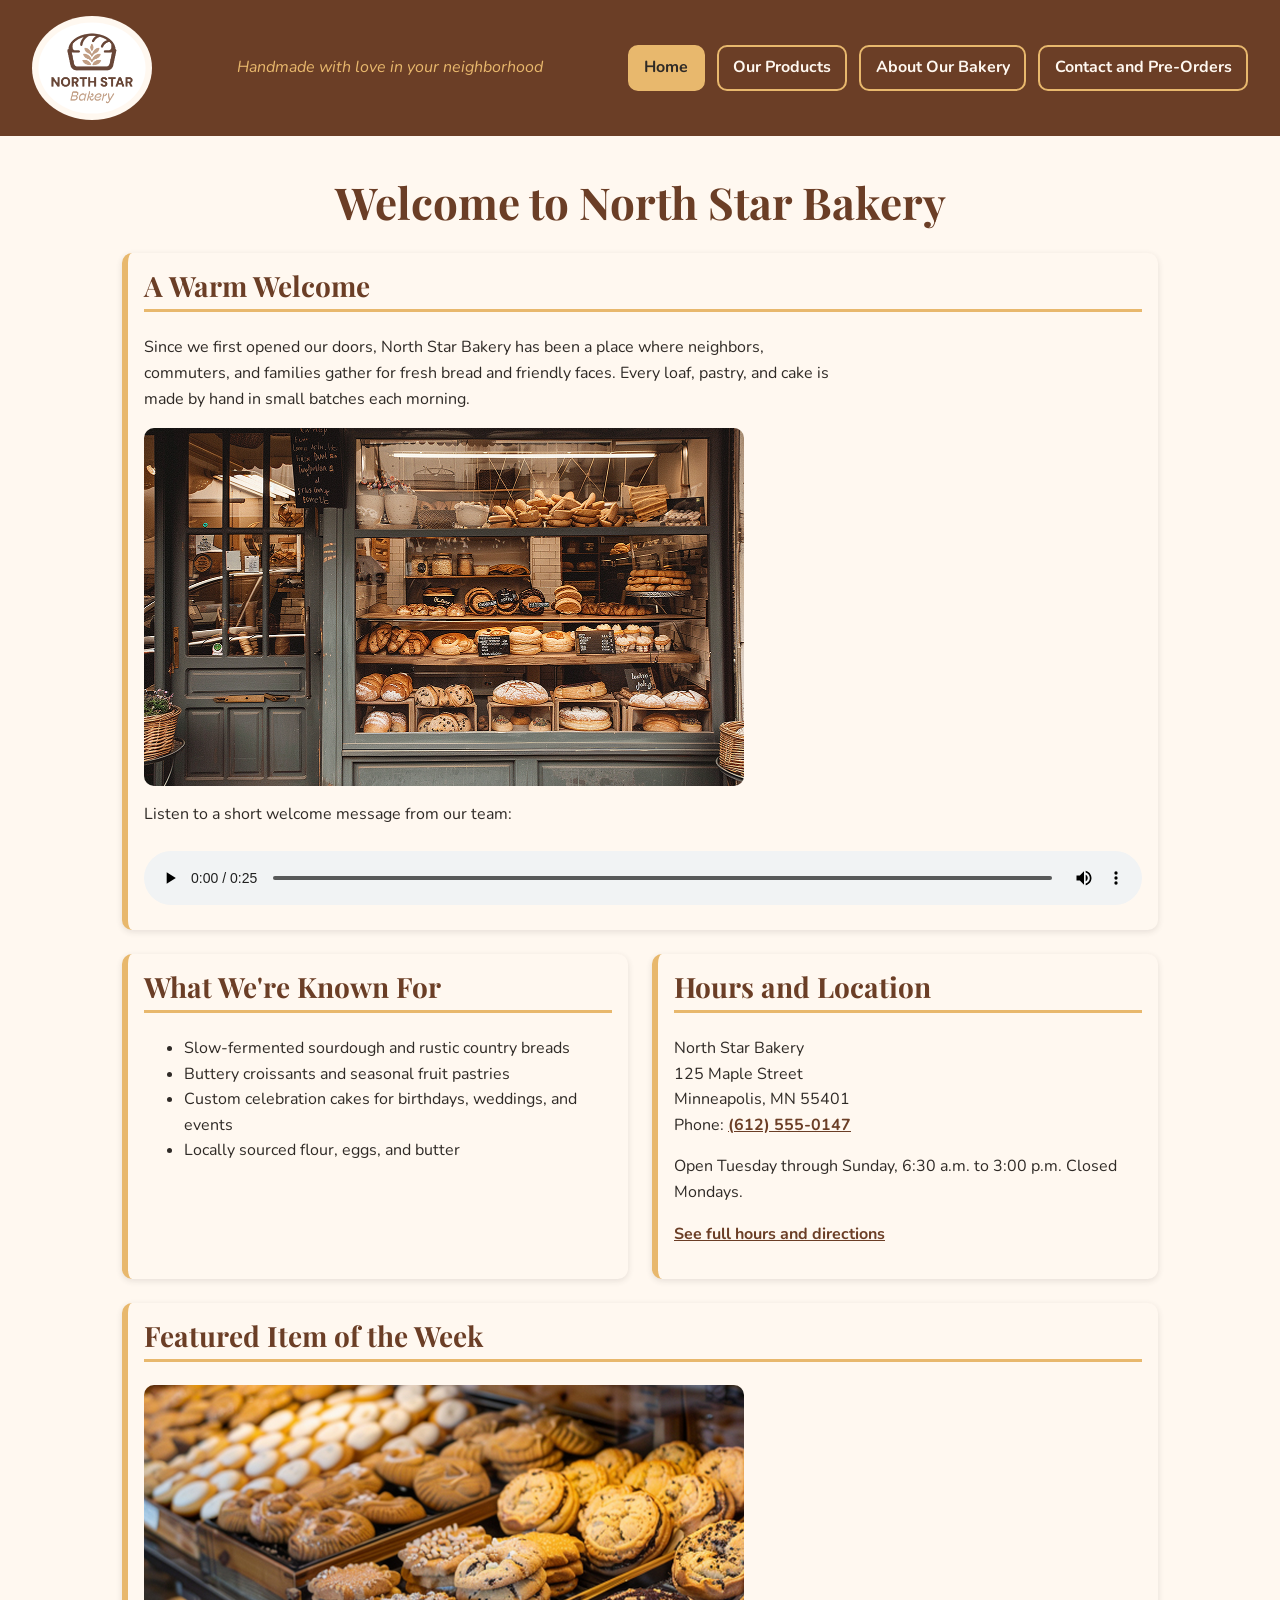
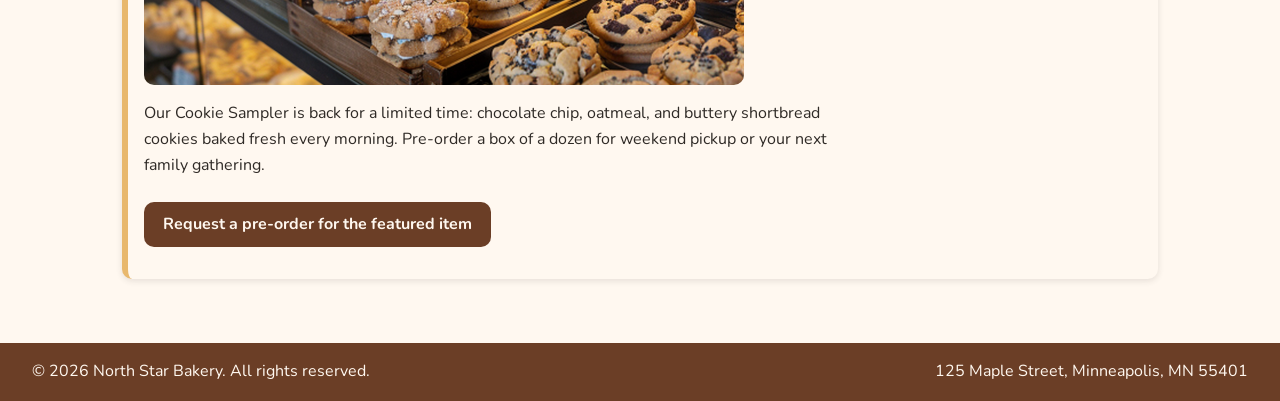
<file: index.html>
<!DOCTYPE html>
<html lang="en">
<head>
  <meta charset="UTF-8">
  <meta name="viewport" content="width=device-width, initial-scale=1.0">
  <meta name="description" content="North Star Bakery is a neighborhood bakery offering handmade breads, pastries, and cakes for pre-order and pickup.">
  <title>Home | North Star Bakery</title>
  <link rel="preconnect" href="https://fonts.googleapis.com">
  <link rel="preconnect" href="https://fonts.gstatic.com" crossorigin>
  <link rel="stylesheet" href="https://fonts.googleapis.com/css2?family=Nunito:wght@400;700&family=Playfair+Display:wght@600;700&display=swap">
  <link rel="stylesheet" href="css/styles.css">
  <script src="js/script.js" defer></script>
</head>
<body>
  <header>
    <img src="assets/bakery-logo_c.png" alt="North Star Bakery logo: a brown outline of a bread loaf with a wheat stalk inside, above the words North Star Bakery" width="150">
    <p>Handmade with love in your neighborhood</p>
    <nav aria-label="Main navigation">
      <ul>
        <li><a href="index.html" aria-current="page">Home</a></li>
        <li><a href="products.html">Our Products</a></li>
        <li><a href="about.html">About Our Bakery</a></li>
        <li><a href="contact.html">Contact and Pre-Orders</a></li>
      </ul>
    </nav>
  </header>

  <main>
    <h1>Welcome to North Star Bakery</h1>

    <section>
      <h2>A Warm Welcome</h2>
      <p>Since we first opened our doors, North Star Bakery has been a place where neighbors, commuters, and families gather for fresh bread and friendly faces. Every loaf, pastry, and cake is made by hand in small batches each morning.</p>
      <img src="assets/bakery-storefront_c.png" alt="The North Star Bakery storefront, with a green wooden door and a large window full of fresh breads, croissants, and pastries" width="600">
      <p>Listen to a short welcome message from our team:</p>
      <audio controls>
        <source src="assets/bakery-welcome_c.mp3" type="audio/mpeg">
        Your browser does not support the audio element. In this message, our head baker welcomes you to North Star Bakery and invites you to visit or place a pre-order. You can also <a href="assets/bakery-welcome_c.mp3">download the welcome message</a>.
      </audio>
    </section>

    <div class="row">
    <section>
      <h2>What We're Known For</h2>
      <ul>
        <li>Slow-fermented sourdough and rustic country breads</li>
        <li>Buttery croissants and seasonal fruit pastries</li>
        <li>Custom celebration cakes for birthdays, weddings, and events</li>
        <li>Locally sourced flour, eggs, and butter</li>
      </ul>
    </section>

    <section>
      <h2>Hours and Location</h2>
      <address>
        North Star Bakery<br>
        125 Maple Street<br>
        Minneapolis, MN 55401<br>
        Phone: <a href="tel:+16125550147">(612) 555-0147</a>
      </address>
      <p>Open Tuesday through Sunday, 6:30 a.m. to 3:00 p.m. Closed Mondays.</p>
      <p><a href="contact.html">See full hours and directions</a></p>
    </section>
    </div>

    <section>
      <h2>Featured Item of the Week</h2>
      <picture>
        <source media="(min-width: 800px)" srcset="assets/bakery-feature-large_c.png">
        <img src="assets/bakery-feature-small_c.png" alt="This week's featured item: trays of freshly baked cookies, including chocolate chip and shortbread, in our display case" width="600">
      </picture>
      <p>Our Cookie Sampler is back for a limited time: chocolate chip, oatmeal, and buttery shortbread cookies baked fresh every morning. Pre-order a box of a dozen for weekend pickup or your next family gathering.</p>
      <p><a class="cta" href="contact.html">Request a pre-order for the featured item</a></p>
    </section>
  </main>

  <footer>
    <p>&copy; 2026 North Star Bakery. All rights reserved.</p>
    <p>125 Maple Street, Minneapolis, MN 55401</p>
  </footer>
</body>
</html>
</file>
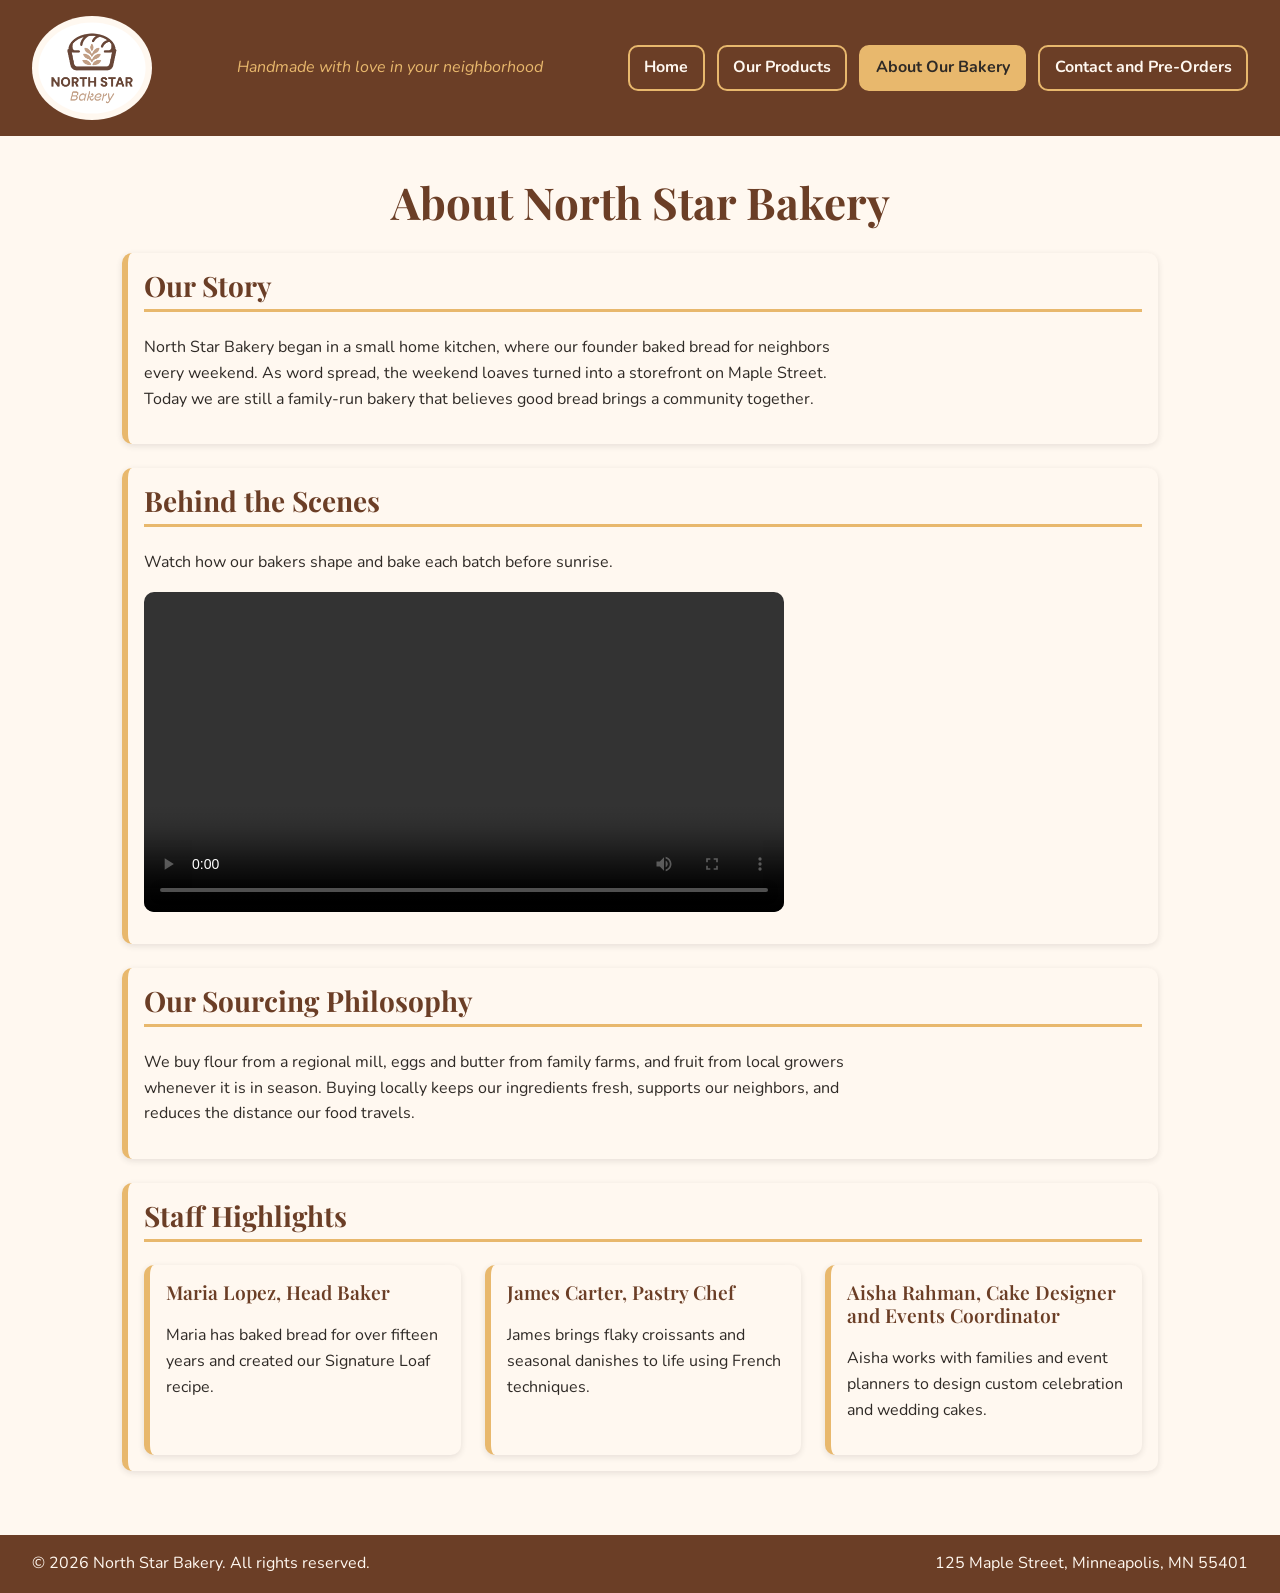
<file: about.html>
<!DOCTYPE html>
<html lang="en">
<head>
  <meta charset="UTF-8">
  <meta name="viewport" content="width=device-width, initial-scale=1.0">
  <meta name="description" content="Learn the story of North Star Bakery, our sourcing philosophy, and the bakers behind our breads.">
  <title>About | North Star Bakery</title>
  <link rel="preconnect" href="https://fonts.googleapis.com">
  <link rel="preconnect" href="https://fonts.gstatic.com" crossorigin>
  <link rel="stylesheet" href="https://fonts.googleapis.com/css2?family=Nunito:wght@400;700&family=Playfair+Display:wght@600;700&display=swap">
  <link rel="stylesheet" href="css/styles.css">
  <script src="js/script.js" defer></script>
</head>
<body>
  <header>
    <img src="assets/bakery-logo_c.png" alt="North Star Bakery logo: a brown outline of a bread loaf with a wheat stalk inside, above the words North Star Bakery" width="150">
    <p>Handmade with love in your neighborhood</p>
    <nav aria-label="Main navigation">
      <ul>
        <li><a href="index.html">Home</a></li>
        <li><a href="products.html">Our Products</a></li>
        <li><a href="about.html" aria-current="page">About Our Bakery</a></li>
        <li><a href="contact.html">Contact and Pre-Orders</a></li>
      </ul>
    </nav>
  </header>

  <main>
    <h1>About North Star Bakery</h1>

    <section>
      <h2>Our Story</h2>
      <p>North Star Bakery began in a small home kitchen, where our founder baked bread for neighbors every weekend. As word spread, the weekend loaves turned into a storefront on Maple Street. Today we are still a family-run bakery that believes good bread brings a community together.</p>
    </section>

    <section>
      <h2>Behind the Scenes</h2>
      <p>Watch how our bakers shape and bake each batch before sunrise.</p>
      <video controls width="640" preload="metadata">
        <source src="assets/bakery-behind-scenes_c.mp4" type="video/mp4">
        Your browser does not support the video element. This video shows our bakers mixing dough, shaping loaves by hand, and pulling fresh bread from the oven early in the morning. You can <a href="assets/bakery-behind-scenes_c.mp4">download the behind-the-scenes video</a> instead.
      </video>
    </section>

    <section>
      <h2>Our Sourcing Philosophy</h2>
      <p>We buy flour from a regional mill, eggs and butter from family farms, and fruit from local growers whenever it is in season. Buying locally keeps our ingredients fresh, supports our neighbors, and reduces the distance our food travels.</p>
    </section>

    <section>
      <h2>Staff Highlights</h2>
      <div class="row">
      <article>
        <h3>Maria Lopez, Head Baker</h3>
        <p>Maria has baked bread for over fifteen years and created our Signature Loaf recipe.</p>
      </article>
      <article>
        <h3>James Carter, Pastry Chef</h3>
        <p>James brings flaky croissants and seasonal danishes to life using French techniques.</p>
      </article>
      <article>
        <h3>Aisha Rahman, Cake Designer and Events Coordinator</h3>
        <p>Aisha works with families and event planners to design custom celebration and wedding cakes.</p>
      </article>
      </div>
    </section>
  </main>

  <footer>
    <p>&copy; 2026 North Star Bakery. All rights reserved.</p>
    <p>125 Maple Street, Minneapolis, MN 55401</p>
  </footer>
</body>
</html>
</file>
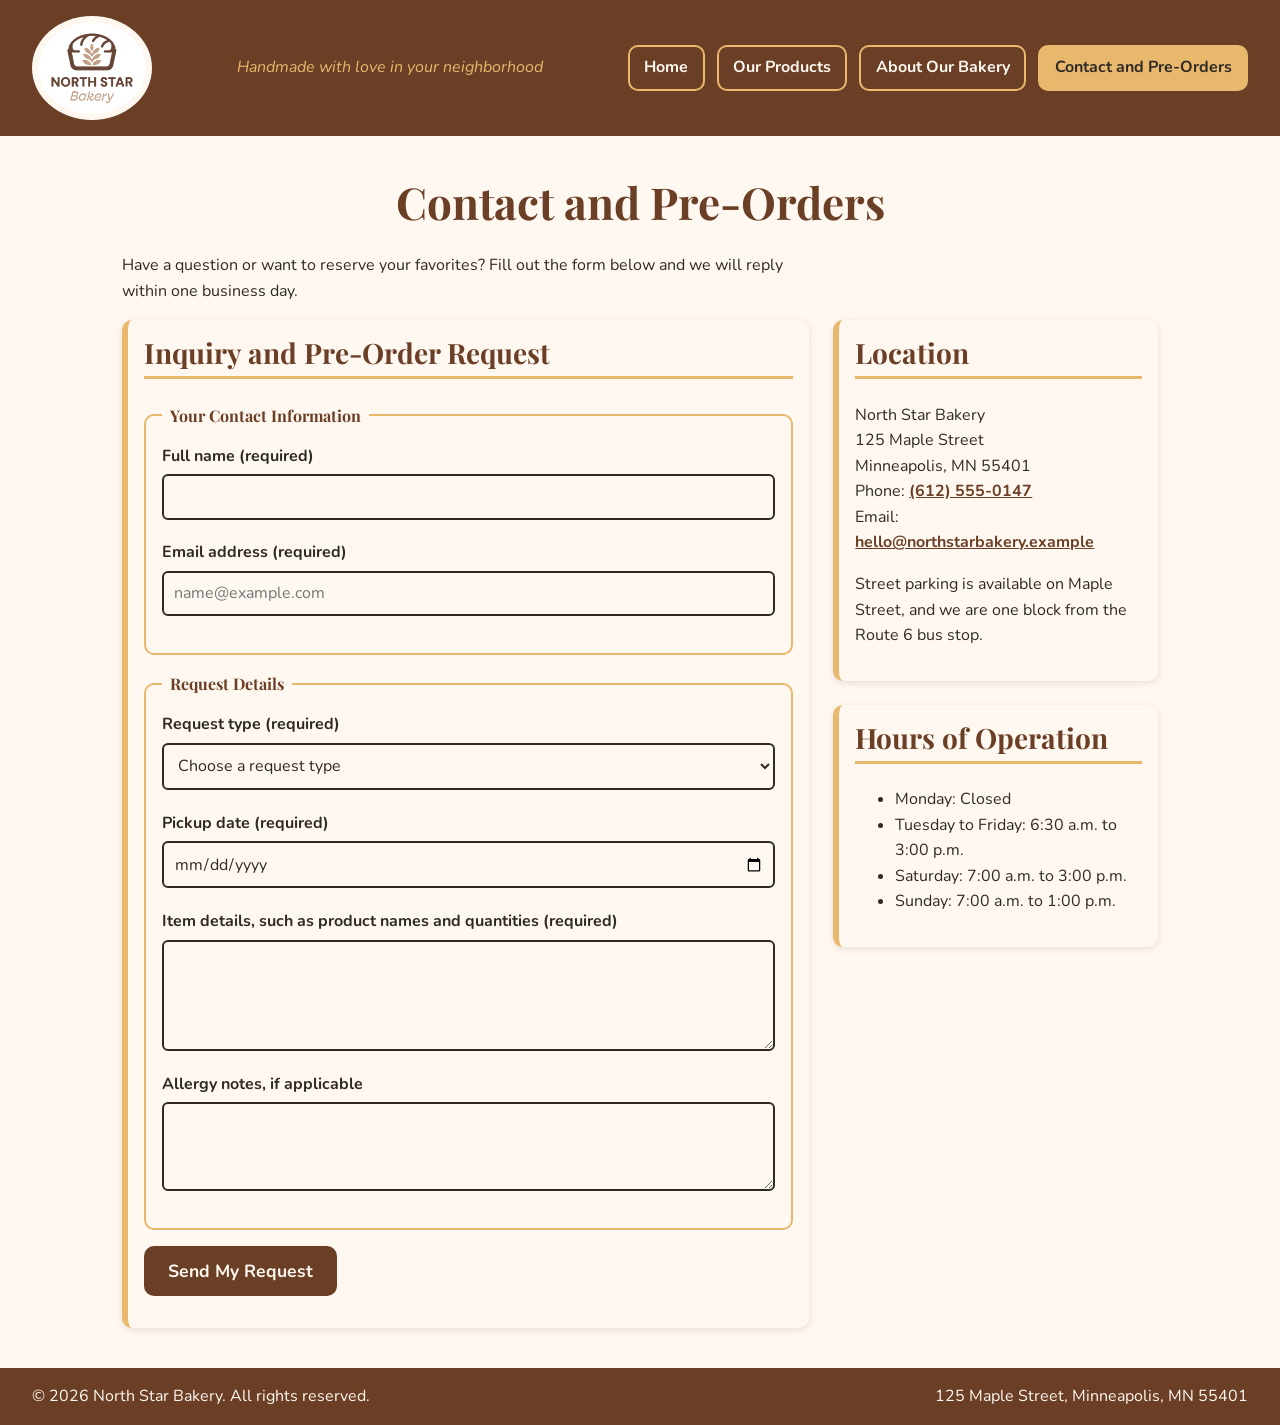
<file: contact.html>
<!DOCTYPE html>
<html lang="en">
<head>
  <meta charset="UTF-8">
  <meta name="viewport" content="width=device-width, initial-scale=1.0">
  <meta name="description" content="Contact North Star Bakery, send a pre-order request, and find our location and hours.">
  <title>Contact | North Star Bakery</title>
  <link rel="preconnect" href="https://fonts.googleapis.com">
  <link rel="preconnect" href="https://fonts.gstatic.com" crossorigin>
  <link rel="stylesheet" href="https://fonts.googleapis.com/css2?family=Nunito:wght@400;700&family=Playfair+Display:wght@600;700&display=swap">
  <link rel="stylesheet" href="css/styles.css">
  <script src="js/script.js" defer></script>
</head>
<body>
  <header>
    <img src="assets/bakery-logo_c.png" alt="North Star Bakery logo: a brown outline of a bread loaf with a wheat stalk inside, above the words North Star Bakery" width="150">
    <p>Handmade with love in your neighborhood</p>
    <nav aria-label="Main navigation">
      <ul>
        <li><a href="index.html">Home</a></li>
        <li><a href="products.html">Our Products</a></li>
        <li><a href="about.html">About Our Bakery</a></li>
        <li><a href="contact.html" aria-current="page">Contact and Pre-Orders</a></li>
      </ul>
    </nav>
  </header>

  <main>
    <h1>Contact and Pre-Orders</h1>
    <p>Have a question or want to reserve your favorites? Fill out the form below and we will reply within one business day.</p>

    <div class="row">
    <section class="wide">
      <h2>Inquiry and Pre-Order Request</h2>
      <form id="preorder-form" action="#" method="post">
        <p id="prefill-notice" class="notice" hidden></p>
        <fieldset>
          <legend>Your Contact Information</legend>
          <p>
            <label for="name">Full name (required)</label>
            <input type="text" id="name" aria-describedby="name-error" name="name" required minlength="2" maxlength="60" autocomplete="name">
            <span class="error" id="name-error" aria-live="polite"></span>
          </p>
          <p>
            <label for="email">Email address (required)</label>
            <input type="email" id="email" aria-describedby="email-error" name="email" required autocomplete="email" placeholder="name@example.com">
            <span class="error" id="email-error" aria-live="polite"></span>
          </p>
        </fieldset>

        <fieldset>
          <legend>Request Details</legend>
          <p>
            <label for="request-type">Request type (required)</label>
            <select id="request-type" aria-describedby="request-type-error" name="request-type" required>
              <option value="">Choose a request type</option>
              <option value="pre-order">Pre-order</option>
              <option value="custom-cake">Custom cake or event order</option>
              <option value="general">General question</option>
            </select>
            <span class="error" id="request-type-error" aria-live="polite"></span>
          </p>
          <p>
            <label for="pickup-date">Pickup date (required)</label>
            <input type="date" id="pickup-date" aria-describedby="pickup-date-error" name="pickup-date" required min="2026-11-12">
            <span class="error" id="pickup-date-error" aria-live="polite"></span>
          </p>
          <p>
            <label for="item-details">Item details, such as product names and quantities (required)</label>
            <textarea id="item-details" aria-describedby="item-details-error" name="item-details" rows="4" cols="40" required minlength="5" maxlength="500"></textarea>
            <span class="error" id="item-details-error" aria-live="polite"></span>
          </p>
          <p>
            <label for="allergy-notes">Allergy notes, if applicable</label>
            <textarea id="allergy-notes" aria-describedby="allergy-notes-error" name="allergy-notes" rows="3" cols="40" maxlength="300"></textarea>
            <span class="error" id="allergy-notes-error" aria-live="polite"></span>
          </p>
        </fieldset>

        <p>
          <button type="submit">Send My Request</button>
        </p>
        <p id="form-success" class="success" role="status" tabindex="-1" hidden></p>
      </form>
    </section>

    <div>
    <section>
      <h2>Location</h2>
      <address>
        North Star Bakery<br>
        125 Maple Street<br>
        Minneapolis, MN 55401<br>
        Phone: <a href="tel:+16125550147">(612) 555-0147</a><br>
        Email: <a href="mailto:hello@northstarbakery.example">hello@northstarbakery.example</a>
      </address>
      <p>Street parking is available on Maple Street, and we are one block from the Route 6 bus stop.</p>
    </section>

    <section>
      <h2>Hours of Operation</h2>
      <ul>
        <li>Monday: Closed</li>
        <li>Tuesday to Friday: 6:30 a.m. to 3:00 p.m.</li>
        <li>Saturday: 7:00 a.m. to 3:00 p.m.</li>
        <li>Sunday: 7:00 a.m. to 1:00 p.m.</li>
      </ul>
    </section>
    </div>
    </div>
  </main>

  <footer>
    <p>&copy; 2026 North Star Bakery. All rights reserved.</p>
    <p>125 Maple Street, Minneapolis, MN 55401</p>
  </footer>
</body>
</html>
</file>
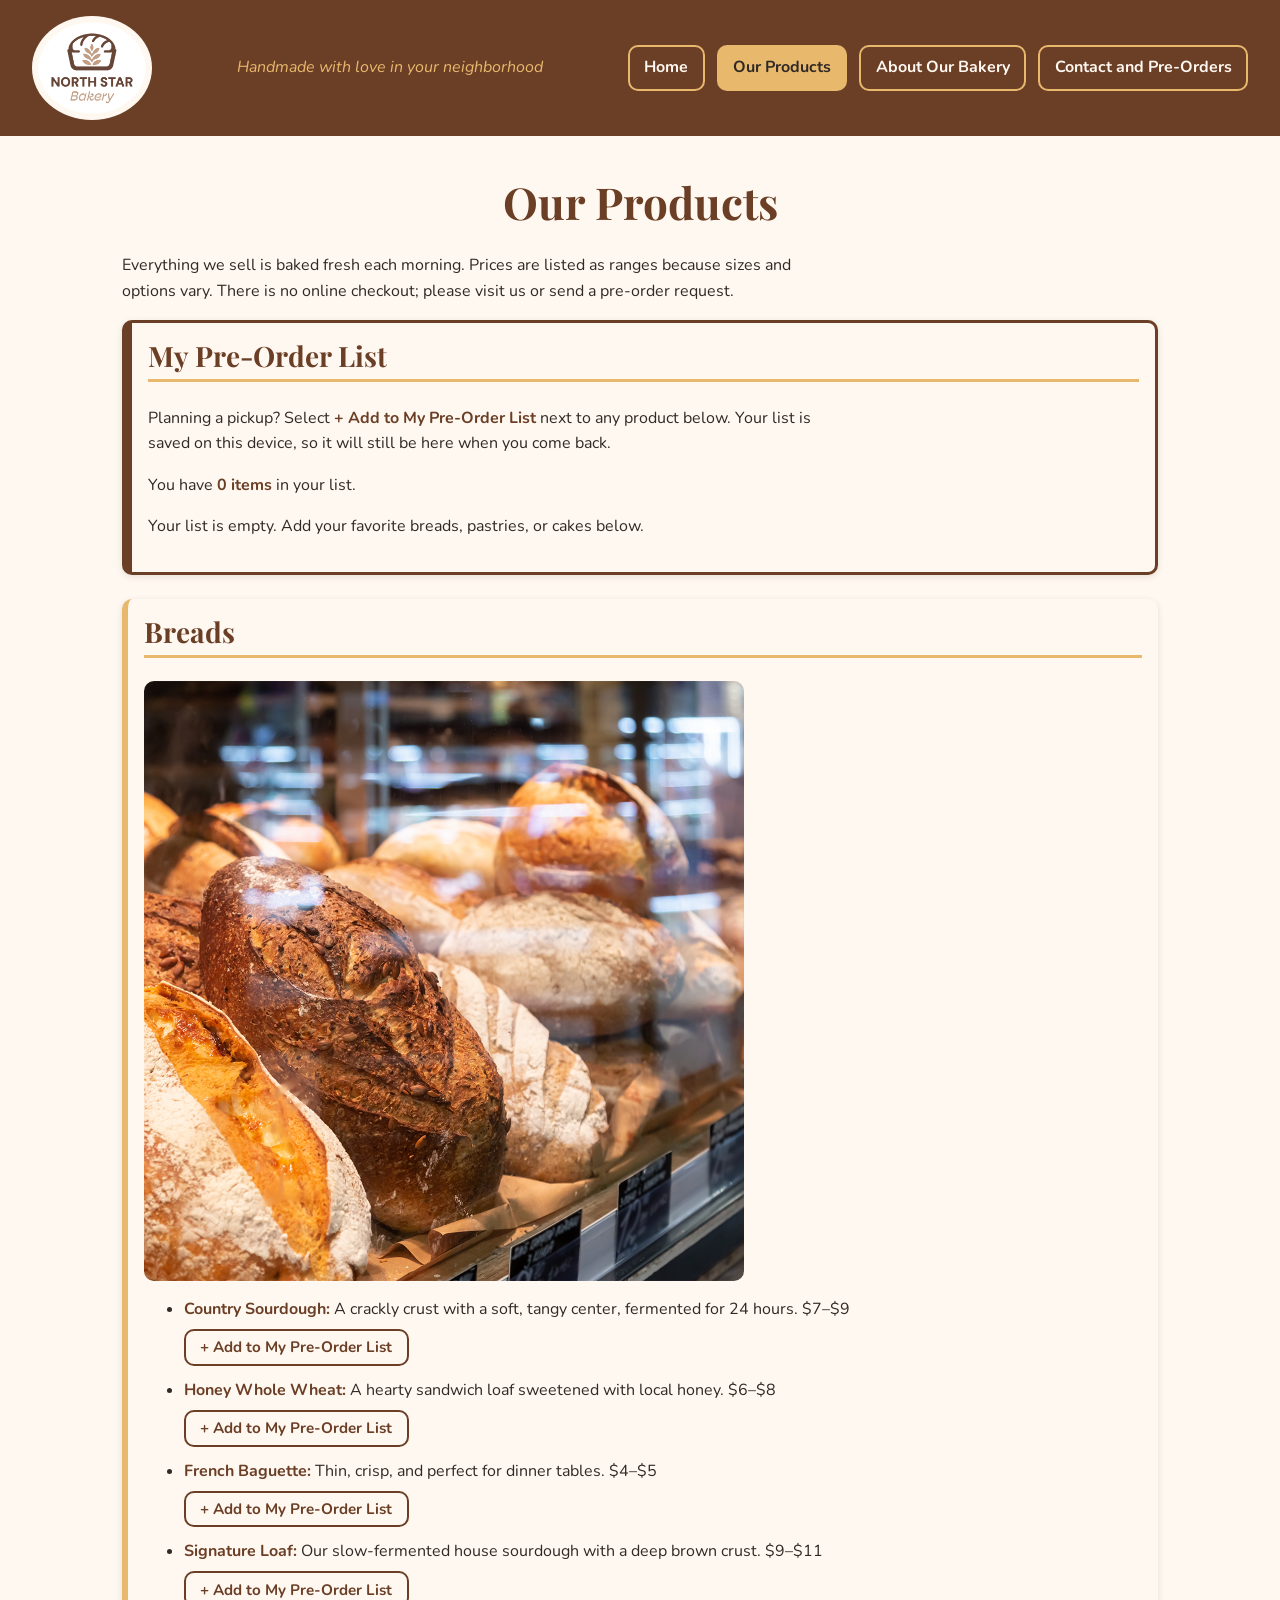
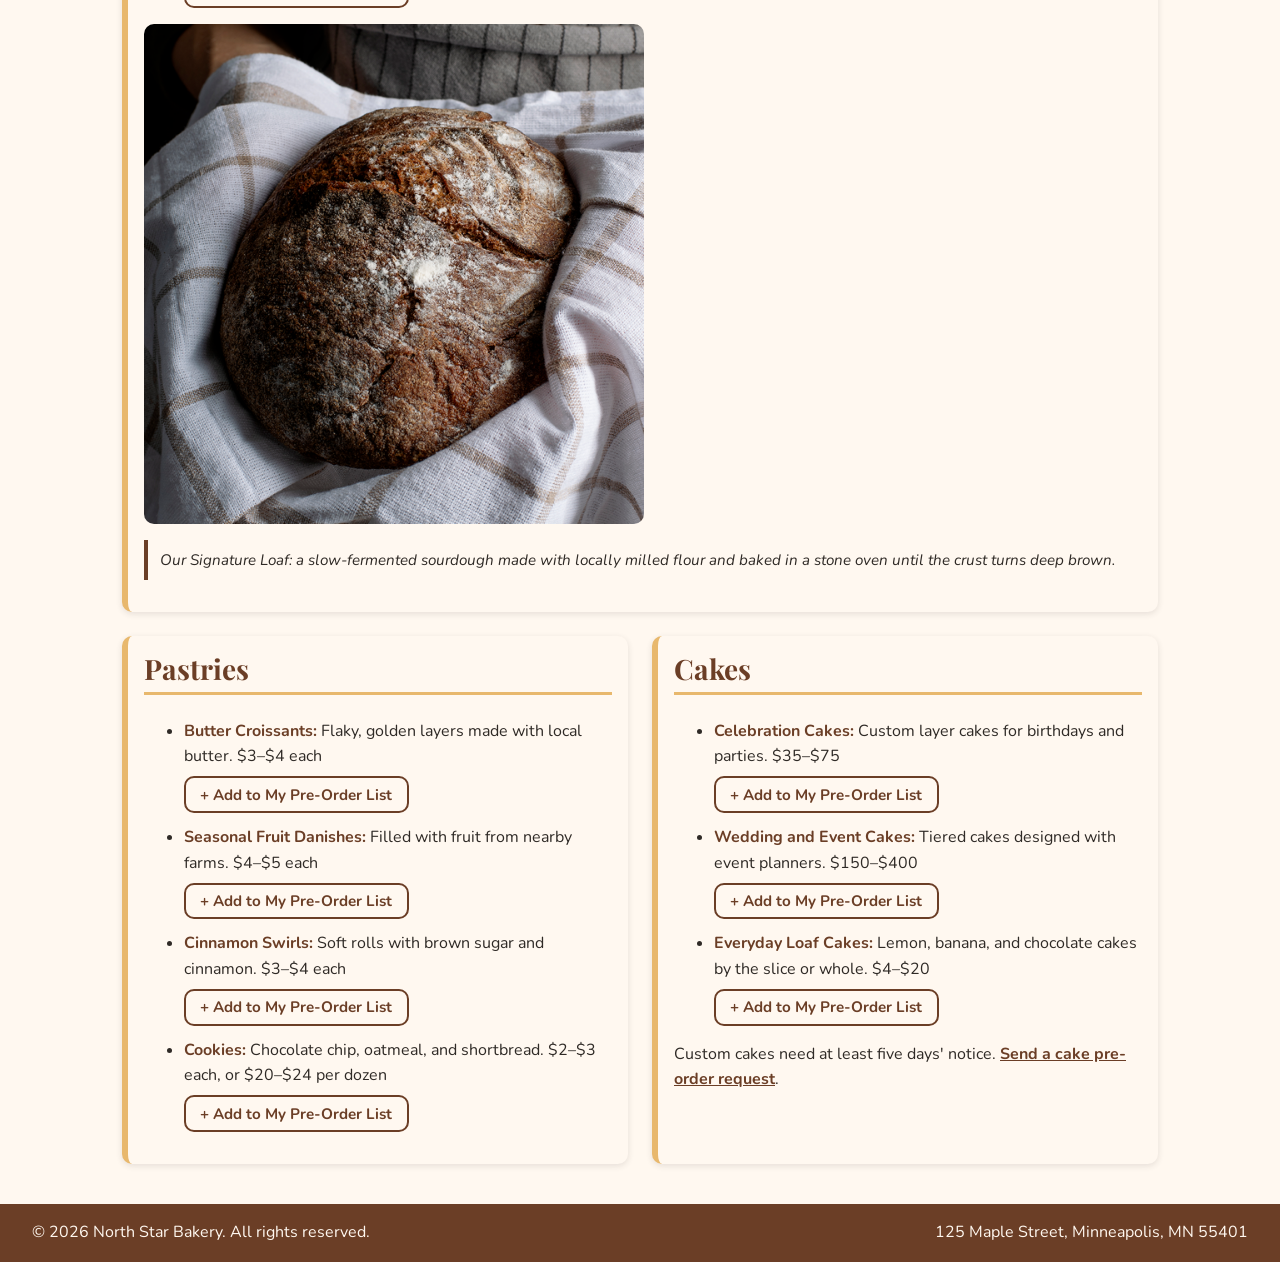
<file: products.html>
<!DOCTYPE html>
<html lang="en">
<head>
  <meta charset="UTF-8">
  <meta name="viewport" content="width=device-width, initial-scale=1.0">
  <meta name="description" content="Browse North Star Bakery breads, pastries, and cakes with descriptions and price ranges.">
  <title>Products | North Star Bakery</title>
  <link rel="preconnect" href="https://fonts.googleapis.com">
  <link rel="preconnect" href="https://fonts.gstatic.com" crossorigin>
  <link rel="stylesheet" href="https://fonts.googleapis.com/css2?family=Nunito:wght@400;700&family=Playfair+Display:wght@600;700&display=swap">
  <link rel="stylesheet" href="css/styles.css">
  <script src="js/script.js" defer></script>
</head>
<body>
  <header>
    <img src="assets/bakery-logo_c.png" alt="North Star Bakery logo: a brown outline of a bread loaf with a wheat stalk inside, above the words North Star Bakery" width="150">
    <p>Handmade with love in your neighborhood</p>
    <nav aria-label="Main navigation">
      <ul>
        <li><a href="index.html">Home</a></li>
        <li><a href="products.html" aria-current="page">Our Products</a></li>
        <li><a href="about.html">About Our Bakery</a></li>
        <li><a href="contact.html">Contact and Pre-Orders</a></li>
      </ul>
    </nav>
  </header>

  <main>
    <h1>Our Products</h1>
    <p>Everything we sell is baked fresh each morning. Prices are listed as ranges because sizes and options vary. There is no online checkout; please visit us or send a pre-order request.</p>

    <section id="preorder-list" aria-labelledby="preorder-heading">
      <h2 id="preorder-heading">My Pre-Order List</h2>
      <p>Planning a pickup? Select <strong>+ Add to My Pre-Order List</strong> next to any product below. Your list is saved on this device, so it will still be here when you come back.</p>
      <p>You have <strong id="preorder-count" aria-live="polite">0 items</strong> in your list.</p>
      <p id="preorder-empty">Your list is empty. Add your favorite breads, pastries, or cakes below.</p>
      <ul id="preorder-items"></ul>
      <p id="preorder-actions" hidden>
        <a class="cta" href="contact.html">Send My Pre-Order Request</a>
        <button type="button" id="clear-list" class="secondary-button">Clear My List</button>
      </p>
    </section>

    <section>
      <h2>Breads</h2>
      <img src="assets/bakery-bread_c.png" alt="Crusty handmade sourdough and country loaves dusted with flour in our bakery display case" width="600">
      <ul>
        <li data-product="country-sourdough"><strong>Country Sourdough:</strong> A crackly crust with a soft, tangy center, fermented for 24 hours. $7&ndash;$9</li>
        <li data-product="honey-wheat"><strong>Honey Whole Wheat:</strong> A hearty sandwich loaf sweetened with local honey. $6&ndash;$8</li>
        <li data-product="baguette"><strong>French Baguette:</strong> Thin, crisp, and perfect for dinner tables. $4&ndash;$5</li>
        <li data-product="signature-loaf"><strong>Signature Loaf:</strong> Our slow-fermented house sourdough with a deep brown crust. $9&ndash;$11</li>
      </ul>
      <figure>
        <img src="assets/bakery-signature-loaf_c.png" alt="The North Star Signature Loaf, a round dark-crusted rustic bread dusted with flour and wrapped in a white linen towel" width="500">
        <figcaption>Our Signature Loaf: a slow-fermented sourdough made with locally milled flour and baked in a stone oven until the crust turns deep brown.</figcaption>
      </figure>
    </section>

    <div class="row">
    <section>
      <h2>Pastries</h2>
      <ul>
        <li data-product="croissant"><strong>Butter Croissants:</strong> Flaky, golden layers made with local butter. $3&ndash;$4 each</li>
        <li data-product="danish"><strong>Seasonal Fruit Danishes:</strong> Filled with fruit from nearby farms. $4&ndash;$5 each</li>
        <li data-product="cinnamon-swirl"><strong>Cinnamon Swirls:</strong> Soft rolls with brown sugar and cinnamon. $3&ndash;$4 each</li>
        <li data-product="cookies"><strong>Cookies:</strong> Chocolate chip, oatmeal, and shortbread. $2&ndash;$3 each, or $20&ndash;$24 per dozen</li>
      </ul>
    </section>

    <section>
      <h2>Cakes</h2>
      <ul>
        <li data-product="celebration-cake"><strong>Celebration Cakes:</strong> Custom layer cakes for birthdays and parties. $35&ndash;$75</li>
        <li data-product="wedding-cake"><strong>Wedding and Event Cakes:</strong> Tiered cakes designed with event planners. $150&ndash;$400</li>
        <li data-product="loaf-cake"><strong>Everyday Loaf Cakes:</strong> Lemon, banana, and chocolate cakes by the slice or whole. $4&ndash;$20</li>
      </ul>
      <p>Custom cakes need at least five days' notice. <a href="contact.html">Send a cake pre-order request</a>.</p>
    </section>
    </div>
  </main>

  <footer>
    <p>&copy; 2026 North Star Bakery. All rights reserved.</p>
    <p>125 Maple Street, Minneapolis, MN 55401</p>
  </footer>
</body>
</html>
</file>
<file: css/styles.css>
/* ==========================================================
   North Star Bakery - Main Stylesheet
   Mobile-first design: base styles target small screens,
   and media queries adjust the layout for larger screens.

   Color palette (4 colors):
     Cream        #FFF8F0  - page background
     Brown        #6B3E26  - header, footer, headings, buttons
     Golden Wheat #E8B86D  - accents, borders, highlights
     Charcoal     #2F2A26  - body text
   Fonts (2 families):
     Headings: "Playfair Display", serif
     Body:     "Nunito", sans-serif
   ========================================================== */

:root {
  --cream: #FFF8F0;
  --brown: #6B3E26;
  --wheat: #E8B86D;
  --charcoal: #2F2A26;
  --heading-font: "Playfair Display", Georgia, serif;
  --body-font: "Nunito", Arial, sans-serif;
  --space: 1rem;
  --radius: 10px;
}

/* ---------- Base ---------- */
* {
  box-sizing: border-box;
}

body {
  margin: 0;
  background-color: var(--cream);
  color: var(--charcoal);
  font-family: var(--body-font);
  font-size: 1rem;
  line-height: 1.6;
}

img,
video {
  max-width: 100%;
  height: auto;
  display: block;
}

audio {
  width: 100%;
  margin-top: 0.5rem;
}

/* ---------- Typography and visual hierarchy ---------- */
h1,
h2,
h3 {
  font-family: var(--heading-font);
  color: var(--brown);
  line-height: 1.2;
  margin-top: 0;
}

h1 {
  font-size: 2rem;
  font-weight: 700;
  text-align: center;
  margin-bottom: calc(var(--space) * 1.5);
}

h2 {
  font-size: 1.5rem;
  font-weight: 700;
  padding-bottom: 0.4rem;
  border-bottom: 3px solid var(--wheat);
}

h3 {
  font-size: 1.2rem;
  font-weight: 600;
}

p,
li {
  max-width: 70ch;
}

strong {
  color: var(--brown);
}

a {
  color: var(--brown);
  font-weight: 700;
}

a:hover,
a:focus {
  color: var(--charcoal);
  background-color: var(--wheat);
}

/* Visible keyboard focus for accessibility */
a:focus-visible,
button:focus-visible,
input:focus-visible,
select:focus-visible,
textarea:focus-visible {
  outline: 3px solid var(--wheat);
  outline-offset: 2px;
}

/* ---------- Header and navigation ---------- */
header {
  background-color: var(--brown);
  color: var(--cream);
  padding: var(--space);
  display: flex;
  flex-direction: column;
  align-items: center;
  gap: 0.5rem;
  text-align: center;
}

header img {
  width: 120px;
  background-color: var(--cream);
  border-radius: 50%;
  padding: 0.4rem;
}

header p {
  margin: 0;
  font-style: italic;
  color: var(--wheat);
}

nav {
  width: 100%;
}

nav ul {
  list-style: none;
  margin: 0;
  padding: 0;
  display: flex;
  flex-direction: column;
  gap: 0.5rem;
}

nav a {
  display: block;
  padding: 0.75rem 1rem;
  color: var(--cream);
  text-decoration: none;
  border: 2px solid var(--wheat);
  border-radius: var(--radius);
}

nav a:hover,
nav a:focus,
nav a[aria-current="page"] {
  background-color: var(--wheat);
  color: var(--charcoal);
}

/* ---------- Main content ---------- */
main {
  width: 100%;
  max-width: 1100px;
  margin: 0 auto;
  padding: calc(var(--space) * 1.5) var(--space);
}

section,
article {
  background-color: var(--cream);
  border-left: 6px solid var(--wheat);
  border-radius: var(--radius);
  padding: var(--space);
  margin-bottom: calc(var(--space) * 1.5);
  box-shadow: 0 2px 6px rgba(47, 42, 38, 0.12);
}

section img,
picture img,
figure img,
video {
  border-radius: var(--radius);
  margin: var(--space) 0;
}

figure {
  margin: var(--space) 0;
}

figcaption {
  font-style: italic;
  font-size: 0.95rem;
  padding: 0.5rem 0.75rem;
  border-left: 4px solid var(--brown);
}

/* Flexible rows: stacked on phones, side by side on larger screens */
.row {
  display: flex;
  flex-direction: column;
  gap: calc(var(--space) * 1.5);
}

.row > section,
.row > article,
.row > div {
  flex: 1;
  margin-bottom: 0;
}

.row + section,
.row + .row {
  margin-top: calc(var(--space) * 1.5);
}

.cta {
  display: inline-block;
  margin-top: 0.5rem;
  padding: 0.6rem 1.2rem;
  background-color: var(--brown);
  color: var(--cream);
  border-radius: var(--radius);
  text-decoration: none;
}

.cta:hover,
.cta:focus {
  background-color: var(--wheat);
  color: var(--charcoal);
}

address {
  font-style: normal;
  margin-bottom: var(--space);
}

/* ---------- Form ---------- */
form {
  display: flex;
  flex-direction: column;
  gap: var(--space);
}

fieldset {
  border: 2px solid var(--wheat);
  border-radius: var(--radius);
  padding: var(--space);
  margin: 0;
}

legend {
  font-family: var(--heading-font);
  font-weight: 700;
  color: var(--brown);
  padding: 0 0.5rem;
}

form p {
  display: flex;
  flex-direction: column;
  margin: 0 0 var(--space);
  max-width: none;
}

label {
  font-weight: 700;
  margin-bottom: 0.3rem;
}

input,
select,
textarea {
  font-family: var(--body-font);
  font-size: 1rem;
  padding: 0.6rem;
  border: 2px solid var(--charcoal);
  border-radius: 6px;
  background-color: var(--cream);
  color: var(--charcoal);
  width: 100%;
}

button {
  font-family: var(--body-font);
  font-size: 1.1rem;
  font-weight: 700;
  padding: 0.8rem 1.5rem;
  background-color: var(--brown);
  color: var(--cream);
  border: none;
  border-radius: var(--radius);
  cursor: pointer;
  width: 100%;
}

button:hover,
button:focus {
  background-color: var(--wheat);
  color: var(--charcoal);
}

/* ---------- Footer ---------- */
footer {
  background-color: var(--brown);
  color: var(--cream);
  text-align: center;
  padding: var(--space);
  display: flex;
  flex-direction: column;
  gap: 0.25rem;
}

footer p {
  margin: 0;
  max-width: none;
}

/* ==========================================================
   Larger screens (tablets and desktops)
   ========================================================== */
@media (min-width: 768px) {
  header {
    flex-direction: row;
    flex-wrap: wrap;
    justify-content: space-between;
    text-align: left;
    padding: var(--space) calc(var(--space) * 2);
  }

  nav {
    width: auto;
  }

  nav ul {
    flex-direction: row;
    gap: 0.75rem;
  }

  nav a {
    padding: 0.5rem 0.9rem;
  }

  h1 {
    font-size: 2.75rem;
  }

  h2 {
    font-size: 1.75rem;
  }

  main {
    padding: calc(var(--space) * 2.5) calc(var(--space) * 2);
  }

  .row {
    flex-direction: row;
    align-items: stretch;
  }

  .row > .wide {
    flex: 2;
  }

  button {
    width: auto;
    align-self: flex-start;
  }

  footer {
    flex-direction: row;
    justify-content: space-between;
    padding: var(--space) calc(var(--space) * 2);
  }
}

/* ==========================================================
   Touchstone 4: JavaScript feature and validation styles
   (same 4-color palette)
   ========================================================== */
[hidden] {
  display: none !important;
}

/* Product "Add to My Pre-Order List" buttons */
li[data-product] {
  margin-bottom: 0.75rem;
}

.list-button,
.secondary-button,
.remove-button {
  display: inline-block;
  width: auto;
  margin: 0.4rem 0 0;
  padding: 0.4rem 0.9rem;
  font-size: 0.95rem;
  background-color: var(--cream);
  color: var(--brown);
  border: 2px solid var(--brown);
}

.list-button {
  display: block;
  margin-top: 0.4rem;
}

.list-button.added {
  background-color: var(--brown);
  color: var(--cream);
}

.remove-button {
  margin-left: 0.5rem;
  padding: 0.2rem 0.6rem;
  font-size: 0.85rem;
}

/* Pre-Order List panel */
#preorder-list {
  border: 3px solid var(--brown);
  border-left-width: 10px;
}

#preorder-items {
  padding-left: 1.2rem;
}

#preorder-actions {
  display: flex;
  flex-direction: column;
  gap: 0.75rem;
  max-width: none;
}

/* Form validation feedback */
.error {
  display: block;
  margin-top: 0.3rem;
  font-weight: 700;
  color: var(--brown);
}

.error:not(:empty) {
  padding: 0.3rem 0.6rem;
  background-color: var(--wheat);
  color: var(--charcoal);
  border-radius: 6px;
}

.error:not(:empty)::before {
  content: "⚠ ";
}

input.invalid,
select.invalid,
textarea.invalid {
  border: 3px solid var(--brown);
  outline: 3px dashed var(--wheat);
}

.notice,
.success {
  padding: 0.75rem 1rem;
  border-radius: var(--radius);
  font-weight: 700;
  border: 2px solid var(--brown);
  background-color: var(--wheat);
  color: var(--charcoal);
}

@media (min-width: 768px) {
  #preorder-actions {
    flex-direction: row;
    align-items: center;
  }
}
</file>
